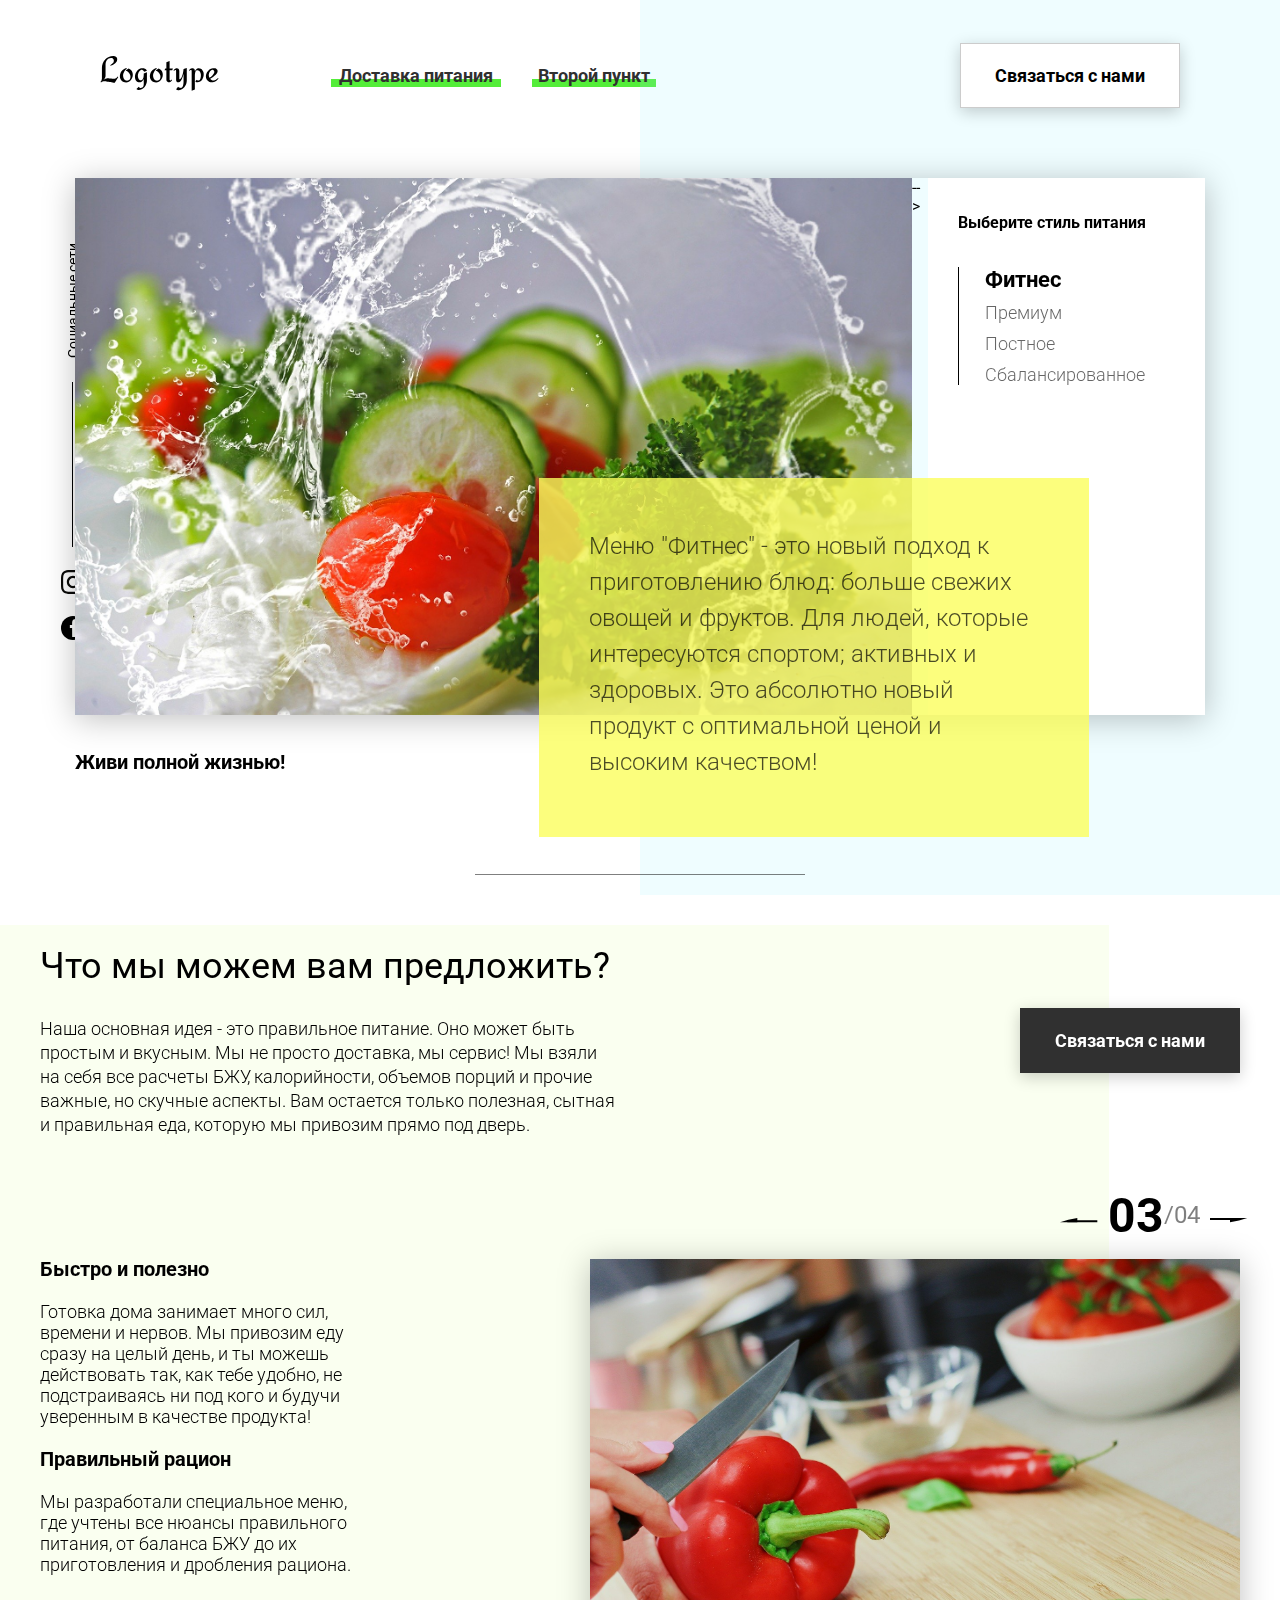
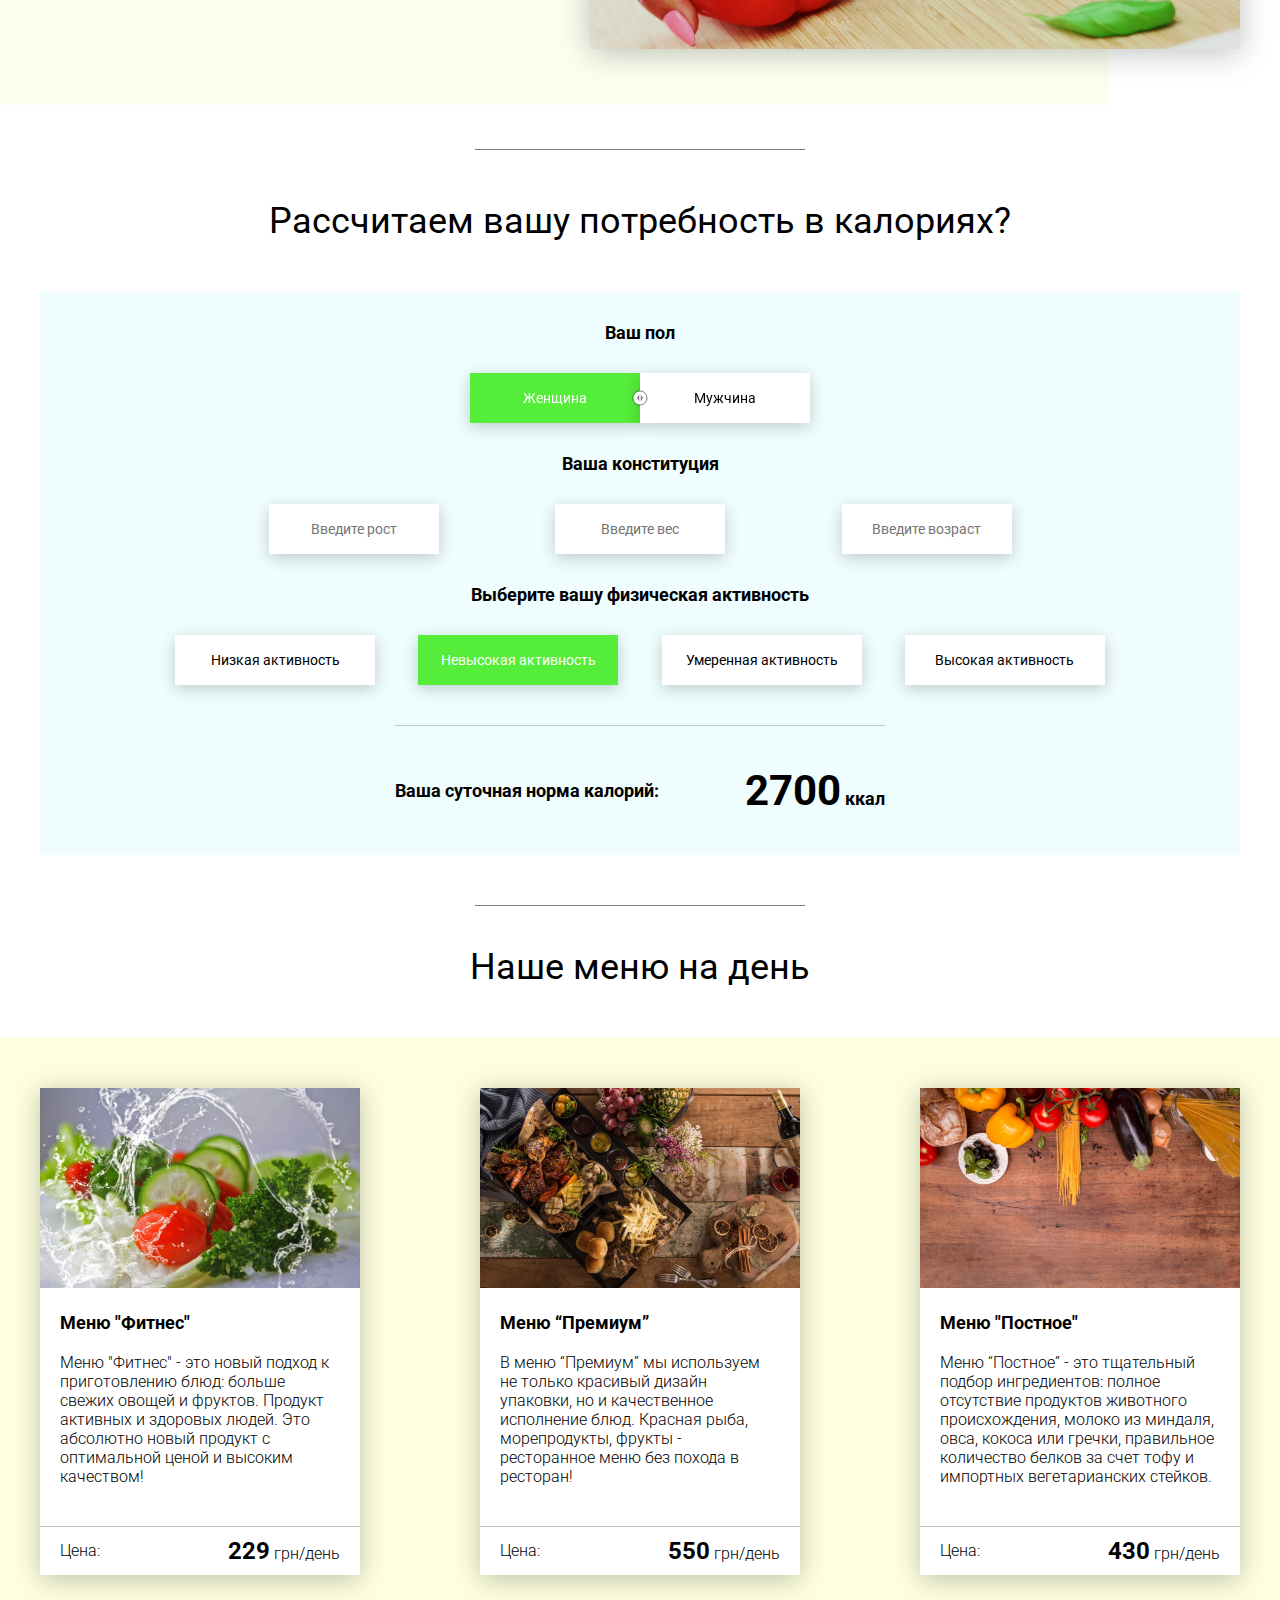
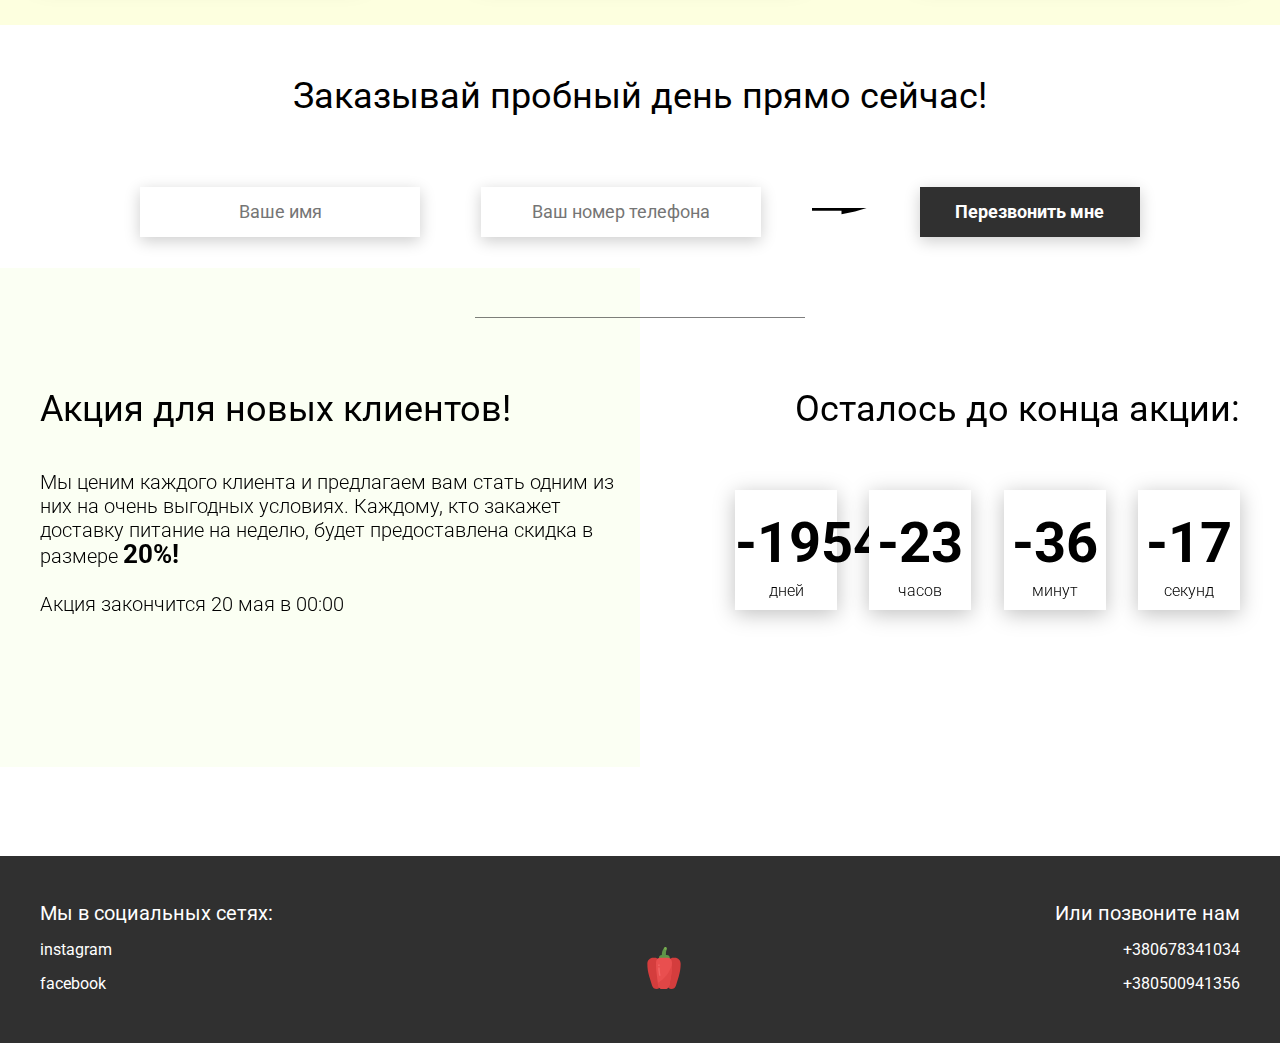
<file: food.html>
<!DOCTYPE html>
<html lang="en">

<head>
    <meta charset="UTF-8">
    <meta name="viewport" content="width=device-width, initial-scale=1.0">
    <title>Food</title>
    <link rel="stylesheet" href="css/food.css">
</head>

<body>
    <header class="header">
        <div class="header__left-block">
            <div class="header__logo">
                <img src="icons/logo.svg" alt="Логотип">
            </div>
            <nav class="header__links">
                <a href="#" class="header__link">Доставка питания</a>
                <a href="#" class="header__link">Второй пункт</a>
            </nav>
        </div>
        <div class="header__right-block">
            <button data-modal class="btn btn_white">Связаться с нами</button>
        </div>
    </header>
    <div class="sidepanel">
        <div class="sidepanel__text"><span>Социальные сети</span></div>
        <div class="sidepanel__divider"></div>
        <a href="#" class="sidepanel__icon">
            <img src="icons/instagram.svg" alt="instagram">
        </a>
        <a href="#" class="sidepanel__icon">
            <img src="icons/facebook.svg" alt="facebook">
        </a>
    </div>

    <div class="preview">
        <div class="bgc_blue"></div>
        <div class="container">
            <div class="tabcontainer">
                <!-- tabsContent -->
                <div class="tabcontent">
                    <img src="img/tabs/vegy.jpg" alt="vegy">
                    <div class="tabcontent__descr">
                        Меню "Фитнес" - это новый подход к приготовлению блюд: больше свежих овощей и фруктов. Для
                        людей, которые интересуются спортом; активных и здоровых. Это абсолютно новый продукт с
                        оптимальной ценой и высоким качеством!
                    </div>
                </div>
                <div class="tabcontent">
                    <img src="img/tabs/elite.jpg" alt="elite">
                    <div class="tabcontent__descr">
                        Меню “Премиум” - мы используем не только красивый дизайн упаковки, но и качественное исполнение
                        блюд. Красная рыба, морепродукты, фрукты - ресторанное меню без похода в ресторан!
                    </div>
                </div> -->
                <div class="tabcontent">
                    <img src="img/tabs/post.jpg" alt="post">
                    <div class="tabcontent__descr">
                        Наше специальное “Постное меню” - это тщательный подбор ингредиентов: полное отсутствие
                        продуктов животного происхождения. Полная гармония с собой и природой в каждом элементе! Все
                        будет Ом!
                    </div>
                </div>
                <div class="tabcontent">
                    <img src="img/tabs/vegy.jpg" alt="vegy">
                    <div class="tabcontent__descr">
                        Меню "Сбалансированное" - это соответствие вашего рациона всем научным рекомендациям. Мы
                        тщательно просчитываем вашу потребность в к/б/ж/у и создаем лучшие блюда для вас.
                    </div>
                </div>
                <div class="tabheader">
                    <h3>Выберите стиль питания</h3>
                    <!-- tabsParent -->
                    <div class="tabheader__items">
                        <!--  tabs -->
                        <div class="tabheader__item tabheader__item_active">Фитнес</div>
                        <div class="tabheader__item">Премиум</div>
                        <div class="tabheader__item">Постное</div>
                        <div class="tabheader__item">Сбалансированное</div>
                    </div>
                </div>
            </div>
            <div class="preview__life">Живи полной жизнью!</div>
        </div>
    </div>

    <div class="divider"></div>

    <div class="offer">
        <div class="bgc_y"></div>
        <div class="container">
            <div class="offer__text">
                <h2 class="title">Что мы можем вам предложить?</h2>
                <div class="offer__descr">
                    Наша основная идея - это правильное питание. Оно может быть простым и вкусным. Мы не просто
                    доставка, мы сервис! Мы взяли на себя все расчеты БЖУ, калорийности, объемов порций и прочие важные,
                    но скучные аспекты. Вам остается только полезная, сытная и правильная еда, которую мы привозим прямо
                    под дверь.
                </div>
            </div>
            <div class="offer__action">
                <button data-modal class="btn btn_dark">Связаться с нами</button>
            </div>
        </div>
        <div class="container">
            <div class="offer__advantages">
                <h2>Быстро и полезно</h2>
                <div class="offer__advantages-text">
                    Готовка дома занимает много сил, времени и нервов. Мы привозим еду сразу на целый день, и ты можешь
                    действовать так, как тебе удобно, не подстраиваясь ни под кого и будучи уверенным в качестве
                    продукта!
                </div>
                <h2>Правильный рацион</h2>
                <div class="offer__advantages-text">
                    Мы разработали специальное меню, где учтены все нюансы правильного питания, от баланса БЖУ до их
                    приготовления и дробления рациона.
                </div>
            </div>
            <div class="offer__slider">
                <div class="offer__slider-counter">
                    <div class="offer__slider-prev">
                        <img src="icons/left.svg" alt="prev">
                    </div>
                    <span id="current">03</span>
                    /
                    <span id="total">04</span>
                    <div class="offer__slider-next">
                        <img src="icons/right.svg" alt="next">
                    </div>
                </div>
                <div class="offer__slider-wrapper">
                    <div class="offer__slide">
                        <img src="img/slider/pepper.jpg" alt="pepper">
                    </div>
                    <!-- <div class="offer__slide">
                        <img src="img/slider/food-12.jpg" alt="food">
                    </div>
                    <div class="offer__slide">
                        <img src="img/slider/olive-oil.jpg" alt="oil">
                    </div>
                    <div class="offer__slide">
                        <img src="img/slider/paprika.jpg" alt="paprika">
                    </div> -->
                </div>
            </div>
        </div>
    </div>

    <div class="divider"></div>

    <div class="calculating">
        <div class="container">
            <h2 class="title">Рассчитаем вашу потребность в калориях?
            </h2>
            <div class="calculating__field">
                <div class="calculating__subtitle">
                    Ваш пол
                </div>
                <div class="calculating__choose" id="gender">
                    <div class="calculating__choose-item calculating__choose-item_active">Женщина</div>
                    <div class="calculating__choose-item">Мужчина</div>
                </div>

                <div class="calculating__subtitle">
                    Ваша конституция
                </div>
                <div class="calculating__choose calculating__choose_medium">
                    <input type="text" id="height" placeholder="Введите рост" class="calculating__choose-item">
                    <input type="text" id="weight" placeholder="Введите вес" class="calculating__choose-item">
                    <input type="text" id="age" placeholder="Введите возраст" class="calculating__choose-item">
                </div>

                <div class="calculating__subtitle">
                    Выберите вашу физическая активность
                </div>
                <div class="calculating__choose calculating__choose_big">
                    <div id="low" class="calculating__choose-item">Низкая активность </div>
                    <div id="small" class="calculating__choose-item calculating__choose-item_active">Невысокая
                        активность</div>
                    <div id="medium" class="calculating__choose-item">Умеренная активность</div>
                    <div id="high" class="calculating__choose-item">Высокая активность</div>
                </div>

                <div class="calculating__divider"></div>

                <div class="calculating__total">
                    <div class="calculating__subtitle">
                        Ваша суточная норма калорий:
                    </div>
                    <div class="calculating__result">
                        <span>2700</span> ккал
                    </div>
                </div>
            </div>
        </div>
    </div>

    <div class="divider"></div>

    <div class="menu">
        <h2 class="title">Наше меню на день</h2>

        <div class="menu__field">
            <div class="container">
                <div class="menu__item">
                    <img src="img/tabs/vegy.jpg" alt="vegy">
                    <h3 class="menu__item-subtitle">Меню "Фитнес"</h3>
                    <div class="menu__item-descr">Меню "Фитнес" - это новый подход к приготовлению блюд: больше свежих
                        овощей и фруктов. Продукт активных и здоровых людей. Это абсолютно новый продукт с оптимальной
                        ценой и высоким качеством!</div>
                    <div class="menu__item-divider"></div>
                    <div class="menu__item-price">
                        <div class="menu__item-cost">Цена:</div>
                        <div class="menu__item-total"><span>229</span> грн/день</div>
                    </div>
                </div>
                <div class="menu__item">
                    <img src="img/tabs/elite.jpg" alt="elite">
                    <h3 class="menu__item-subtitle">Меню “Премиум”</h3>
                    <div class="menu__item-descr">В меню “Премиум” мы используем не только красивый дизайн упаковки, но
                        и качественное исполнение блюд. Красная рыба, морепродукты, фрукты - ресторанное меню без похода
                        в ресторан!</div>
                    <div class="menu__item-divider"></div>
                    <div class="menu__item-price">
                        <div class="menu__item-cost">Цена:</div>
                        <div class="menu__item-total"><span>550</span> грн/день</div>
                    </div>
                </div>
                <div class="menu__item">
                    <img src="img/tabs/post.jpg" alt="post">
                    <h3 class="menu__item-subtitle">Меню "Постное"</h3>
                    <div class="menu__item-descr">Меню “Постное” - это тщательный подбор ингредиентов: полное отсутствие
                        продуктов животного происхождения, молоко из миндаля, овса, кокоса или гречки, правильное
                        количество белков за счет тофу и импортных вегетарианских стейков. </div>
                    <div class="menu__item-divider"></div>
                    <div class="menu__item-price">
                        <div class="menu__item-cost">Цена:</div>
                        <div class="menu__item-total"><span>430</span> грн/день</div>
                    </div>
                </div>
            </div>
        </div>
    </div>

    <div class="order">
        <div class="container">
            <div class="title">Заказывай пробный день прямо сейчас!</div>
            <form action="#" class="order__form">
                <input required placeholder="Ваше имя" name="name" type="text" class="order__input">
                <input required placeholder="Ваш номер телефона" name="phone" type="phone" class="order__input">
                <img src="icons/right.svg" alt="right">
                <button class="btn btn_dark btn_min">Перезвонить мне</button>
            </form>
        </div>
    </div>

    <div class="divider"></div>

    <div class="promotion">
        <div class="bgc_y"></div>
        <div class="container">
            <div class="promotion__text">
                <div class="title">Акция для новых клиентов!</div>
                <div class="promotion__descr">
                    Мы ценим каждого клиента и предлагаем вам стать одним из них на очень выгодных условиях.
                    Каждому, кто закажет доставку питание на неделю, будет предоставлена скидка в размере
                    <span>20%!</span>
                    <br><br>
                    Акция закончится 20 мая в 00:00
                </div>
            </div>

            <div class="promotion__timer">
                <div class="title">Осталось до конца акции:</div>
                <div class="timer">
                    <div class="timer__block">
                        <span id="days">12</span>
                        дней
                    </div>
                    <div class="timer__block">
                        <span id="hours">20</span>
                        часов
                    </div>
                    <div class="timer__block">
                        <span id="minutes">56</span>
                        минут
                    </div>
                    <div class="timer__block">
                        <span id="seconds">20</span>
                        секунд
                    </div>
                </div>
            </div>

        </div>
    </div>

    <footer class="footer">
        <div class="container">
            <div class="social">
                <div class="subtitle">Мы в социальных сетях:</div>
                <a href="#" class="link">instagram</a>
                <a href="#" class="link">facebook</a>
            </div>
            <div class="pepper">
                <img src="icons/veg.svg" alt="pepper">
            </div>
            <div class="call">
                <div class="subtitle">Или позвоните нам</div>
                <a href="#" class="link">+380678341034</a>
                <a href="#" class="link">+380500941356</a>
            </div>
        </div>
    </footer>

    <div class="modal">
        <div class="modal__dialog">
            <div class="modal__content">
                <form action="#">
                    <div data-close class="modal__close">&times;</div>
                    <div class="modal__title">Мы свяжемся с вами как можно быстрее!</div>
                    <input required placeholder="Ваше имя" name="name" type="text" class="modal__input">
                    <input required placeholder="Ваш номер телефона" name="phone" type="phone" class="modal__input">
                    <button class="btn btn_dark btn_min">Перезвонить мне</button>
                </form>
            </div>
        </div>
    </div>

    <script src="js/tab.js"></script>
</body>

</html>
</file>
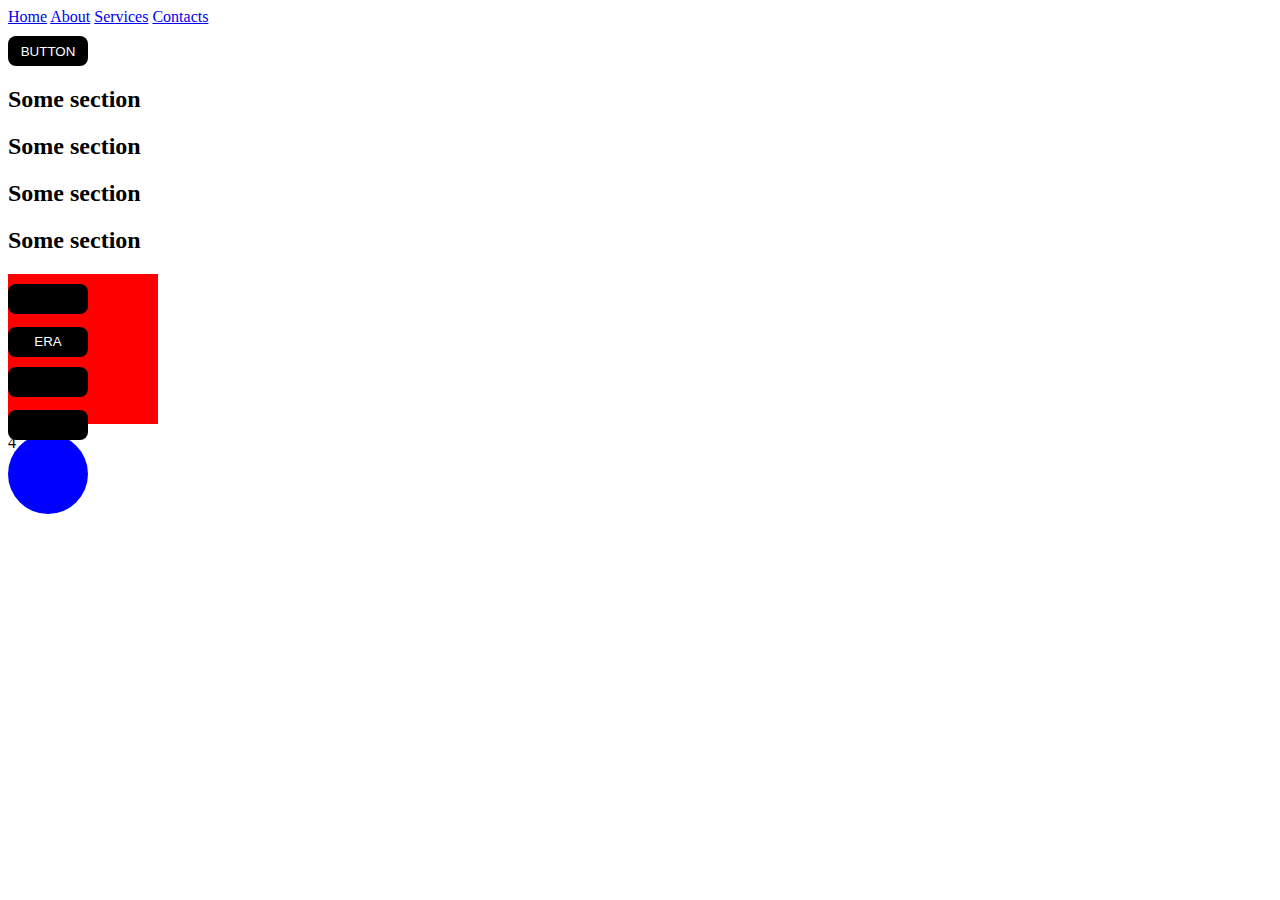
<file: js/main.html>
<!DOCTYPE html>
<html lang="en">
<head>
    <meta charset="UTF-8">
    <meta name="viewport" content="width=device-width, initial-scale=1.0">
    <title>Document</title>
    <link rel="stylesheet" href="/style.css">
</head>
<body>
    <header class="header">
        <nav class="nav">
            <a class="nav__link" href="#">Home</a>
            <a class="nav__link" href="#">About</a>
            <a class="nav__link" href="#">Services</a>
            <a class="nav__link" href="#">Contacts</a>
        </nav>
    </header>

    <div class="page">
        <button type="button" id="testBtn">BUTTON</button>
        <section class="section">
            <h2 class="section__title">Some section</h2>
        </section>

        <section class="section  section--gray">
            <h2 class="section__title">Some section</h2>
        </section>

        <section class="section">
            <h2 class="section__title">Some section</h2>
        </section>

        <section class="section  section--gray">
            <h2 class="section__title">Some section</h2>
        </section>
    </div>
    <div class="box" id="box">
        <button></button>
        <button>ERA</button>
        <button></button>
        <button></button>
    </div>

    <div class="circle">4</div>



    <script src="/js/script.js"></script>
</body>
</html>
</file>
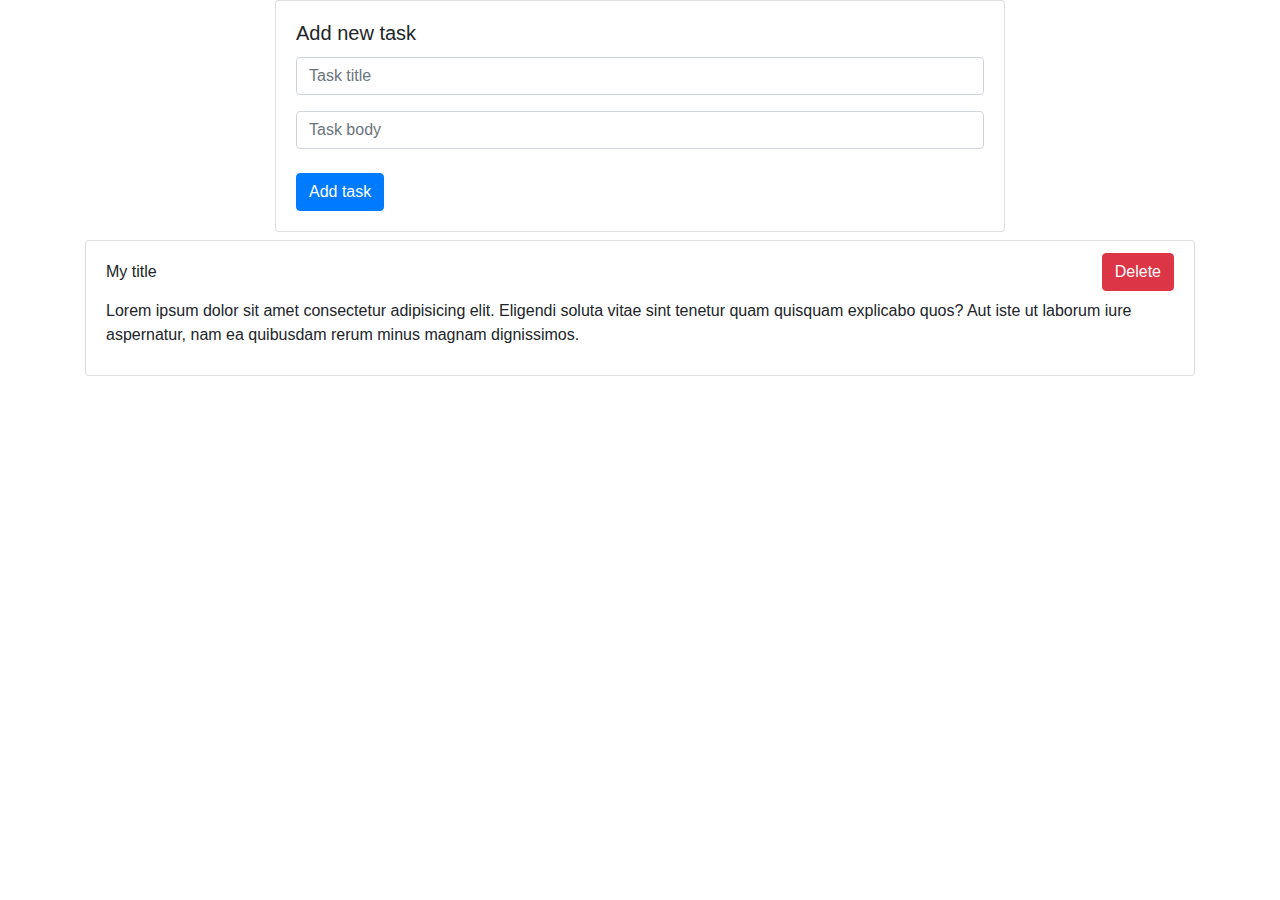
<file: js/todoList.html>
<!DOCTYPE html>
<html lang="en">

<head>
    <meta charset="UTF-8" />
    <meta name="viewport" content="width=device-width, initial-scale=1.0" />
    <meta http-equiv="X-UA-Compatible" content="ie=edge" />
    <link rel="stylesheet" href="https://stackpath.bootstrapcdn.com/bootstrap/4.3.1/css/bootstrap.min.css"
        integrity="sha384-ggOyR0iXCbMQv3Xipma34MD+dH/1fQ784/j6cY/iJTQUOhcWr7x9JvoRxT2MZw1T" crossorigin="anonymous" />
    <title>Todo List</title>
</head>

<body>
    <div class="form-section md-5">
        <div class="container">
            <div class="row">
                <div class="col col-8 mx-auto">
                    <div class="card">
                        <div class="card-body">
                            <h5 class="card-title">Add new task</h5>
                            <form name="addTask">
                                <input type="text" name="title" id="title" class="form-control"
                                    placeholder="Task title" />
                                <input type="text" name="body" id="body" class="form-control mt-3"
                                    placeholder="Task body" />
                                <button type="submit" class="btn btn-primary mt-4">
                                    Add task
                                </button>
                            </form>
                        </div>
                    </div>
                </div>
            </div>
        </div>
    </div>
    <div class="tasks-list-section md-5">
        <div class="container">
            <ul class="list-group">
                <li class="list-group-item d-flex align-items-center flex-wrap mt-2">
                    <span>My title</span>
                    <button class="btn btn-danger ml-auto delete-btn">Delete</button>
                    <p class="mt-2 w-100">
                        Lorem ipsum dolor sit amet consectetur adipisicing elit. Eligendi
                        soluta vitae sint tenetur quam quisquam explicabo quos? Aut iste
                        ut laborum iure aspernatur, nam ea quibusdam rerum minus magnam
                        dignissimos.
                    </p>
                </li>
            </ul>
        </div>
    </div>
    <script src="app.js"></script>
</body>

</html>
</file>
<file: css/food.css>
@import url(https://fonts.googleapis.com/css?family=Roboto:300,400,700&display=swap&subset=cyrillic-ext);

* {
    box-sizing: border-box;
    margin: 0;
    padding: 0;
    font-family: Roboto, sans-serif
}

a {
    text-decoration: none
}

.btn {
    width: 220px;
    height: 65px;
    display: flex;
    justify-content: center;
    align-items: center;
    background-color: #fff;
    font-size: 18px;
    font-weight: 700;
    border: 1px solid rgba(0, 0, 0, .2);
    box-shadow: 0 4px 15px rgba(0, 0, 0, .2);
    cursor: pointer;
    transition: .3s all;
    outline: 0
}

.btn_white {
    background-color: #fff
}

.btn_dark {
    background-color: #303030;
    color: #fff;
    border: none
}

.btn_min {
    height: 50px
}

.btn:hover {
    box-shadow: 0 4px 30px rgba(0, 0, 0, .3)
}

.container {
    max-width: 1200px;
    margin: 0 auto
}

.divider {
    width: 330px;
    height: 1px;
    margin: 0 auto;
    background-color: rgba(0, 0, 0, .5)
}

.title {
    font-size: 36px;
    font-weight: 400
}

.header {
    display: flex;
    justify-content: space-between;
    align-items: center;
    height: 150px;
    padding: 0 100px
}

.header__left-block {
    display: flex;
    justify-content: space-between;
    min-width: 550px
}

.header__logo {
    max-width: 170px
}

.header__logo img {
    width: 100%
}

.header__links {
    display: flex;
    align-items: center
}

.header__link {
    position: relative;
    margin-right: 45px;
    font-weight: 700;
    font-size: 18px;
    color: #303030
}

.header__link:after {
    content: '';
    position: absolute;
    display: block;
    width: 110%;
    left: -5%;
    bottom: -1px;
    z-index: -1;
    height: 8px;
    background: #54ed39
}

.header__link:last-child {
    margin-right: 0
}

.sidepanel {
    position: fixed;
    left: 60px;
    top: 240px;
    height: 400px;
    width: 25px;
    display: flex;
    flex-direction: column;
    justify-content: space-between;
    align-items: center
}

.sidepanel__text {
    width: 120px;
    height: 120px;
    font-size: 14px
}

.sidepanel__text span {
    display: flex;
    transform: rotate(-90deg) translateX(-50px)
}

.sidepanel__divider {
    width: 1px;
    height: 165px;
    background-color: #000
}

.sidepanel__icon {
    width: 24px;
    height: 24px
}

.sidepanel__icon img {
    width: 100%
}

.preview {
    padding: 28px 0 100px 0;
    position: relative
}

.preview__life {
    font-weight: 700;
    font-size: 20px;
    margin-left: 35px;
    margin-top: 35px
}

.bgc_blue {
    position: absolute;
    right: 0;
    top: -155px;
    width: 50vw;
    height: 900px;
    background: rgba(146, 242, 255, .15);
    z-index: -1
}

.tabcontainer {
    display: flex;
    width: 1130px;
    margin: 0 auto;
    box-shadow: 0 4px 30px rgba(0, 0, 0, .25)
}

.tabcontent {
    width: 850px;
    position: relative
}

.tabcontent img {
    width: 100%;
    height: 100%;
    object-fit: cover
}

.tabcontent__descr {
    position: absolute;
    top: 300px;
    right: -177px;
    width: 550px;
    height: 359px;
    background: rgba(251, 254, 93, .8);
    padding: 50px;
    font-size: 24px;
    font-weight: 300;
    line-height: 36px;
    color: rgba(0, 0, 0, .7)
}

.tabheader {
    width: 280px;
    padding: 35px 30px;
    background-color: #fff
}

.tabheader h3 {
    font-weight: 700;
    font-size: 16px
}

.tabheader__items {
    margin-top: 35px;
    padding-left: 26px;
    border-left: 1px solid #000
}

.tabheader__item {
    font-weight: 700;
    font-size: 18px;
    font-weight: 300;
    margin-top: 10px;
    color: rgba(0, 0, 0, .6);
    cursor: pointer;
    transition: .3s all
}

.tabheader__item_active {
    color: #000;
    font-size: 22px;
    font-weight: 700
}

.offer {
    padding: 70px 0 100px 0;
    position: relative
}

.offer .container {
    display: flex;
    justify-content: space-between
}

.offer .bgc_y {
    position: absolute;
    width: 1109px;
    height: 780px;
    background: rgba(243, 255, 222, .45);
    z-index: -1;
    top: 50px
}

.offer__text {
    width: 580px
}

.offer__descr {
    font-size: 18px;
    margin-top: 30px;
    font-weight: 300;
    line-height: 24px
}

.offer__action {
    display: flex;
    align-items: center;
    justify-content: flex-end
}

.offer__advantages {
    width: 330px;
    margin-top: 50px
}

.offer__advantages h2 {
    font-weight: 700;
    font-size: 20px;
    margin-top: 20px
}

.offer__advantages h2:first-child {
    margin-top: 70px
}

.offer__advantages-text {
    margin-top: 20px;
    font-size: 18px;
    font-weight: 300;
    line-height: 21px
}

.offer__slider {
    width: 650px;
    margin-top: 50px;
    display: flex;
    flex-direction: column;
    align-items: flex-end
}

.offer__slider-counter {
    display: flex;
    width: 180px;
    align-items: center;
    font-size: 24px;
    color: rgba(0, 0, 0, .5)
}

.offer__slider-wrapper {
    width: 100%;
    margin-top: 15px;
    box-shadow: 0 4px 30px rgba(0, 0, 0, .25)
}

.offer__slider-prev {
    margin-right: 10px;
    cursor: pointer
}

.offer__slider-next {
    margin-left: 10px;
    cursor: pointer
}

.offer__slider #current {
    font-size: 48px;
    font-weight: 700;
    color: #000
}

.offer__slide {
    width: 100%;
    height: 390px
}

.offer__slide img {
    width: 100%;
    height: 100%;
    object-fit: cover
}

.calculating {
    padding: 50px 0
}

.calculating .title {
    text-align: center
}

.calculating__field {
    width: 100%;
    margin-top: 50px;
    background: rgba(146, 242, 255, .15);
    padding: 30px 0 40px 0
}

.calculating__subtitle {
    text-align: center;
    font-size: 18px;
    font-weight: 700;
    margin-top: 30px
}

.calculating__subtitle:first-child {
    margin-top: 0
}

.calculating #gender:after {
    content: '';
    position: absolute;
    top: 50%;
    transform: translateY(-50%);
    display: block;
    width: 16px;
    height: 16px;
    background: url(../icons/switch.svg) center center/cover no-repeat
}

.calculating__choose {
    position: relative;
    display: flex;
    margin-top: 30px;
    justify-content: center
}

.calculating__choose-item {
    display: flex;
    align-items: center;
    justify-content: center;
    width: 170px;
    height: 50px;
    padding: 0 10px;
    background: #fff;
    box-shadow: 0 4px 15px rgba(0, 0, 0, .2);
    border: none;
    text-align: center;
    font-size: 14px;
    cursor: pointer;
    outline: 0;
    transition: .3s all
}

.calculating__choose-item_active {
    color: #fff;
    background-color: #54ed39
}

.calculating__choose_medium {
    width: 743px;
    justify-content: space-between;
    margin: 30px auto 0 auto
}

.calculating__choose_big {
    width: 930px;
    justify-content: space-between;
    margin: 30px auto 0 auto
}

.calculating__choose_big .calculating__choose-item {
    width: 200px
}

.calculating__divider {
    width: 490px;
    height: 1px;
    margin: 40px auto;
    background-color: rgba(0, 0, 0, .2)
}

.calculating__total {
    width: 490px;
    margin: 0 auto;
    display: flex;
    justify-content: space-between;
    align-items: center
}

.calculating__result {
    font-size: 18px;
    font-weight: 700
}

.calculating__result span {
    font-size: 42px
}

.menu {
    padding: 40px 0 50px 0
}

.menu .container {
    display: flex;
    justify-content: space-between;
    align-items: flex-start
}

.menu .title {
    text-align: center
}

.menu__field {
    margin-top: 50px;
    padding: 50px 0;
    width: 100%;
    background: rgba(249, 254, 126, .25)
}

.menu__item {
    width: 320px;
    min-height: 450px;
    background: #fff;
    box-shadow: 0 4px 25px rgba(0, 0, 0, .25);
    font-size: 16px;
    font-weight: 300
}

.menu__item img {
    width: 100%;
    height: 200px;
    object-fit: cover
}

.menu__item-subtitle {
    font-weight: 700;
    font-size: 18px;
    padding: 0 20px;
    margin-top: 20px
}

.menu__item-descr {
    margin-top: 20px;
    padding: 0 20px
}

.menu__item-divider {
    width: 100%;
    height: 1px;
    background-color: rgba(0, 0, 0, .25);
    margin-top: 40px
}

.menu__item-price {
    display: flex;
    justify-content: space-between;
    align-items: center;
    padding: 10px 20px
}

.menu__item-price span {
    font-size: 24px;
    font-weight: 700
}

.order {
    padding-bottom: 80px
}

.order .title {
    text-align: center
}

.order__form {
    margin-top: 70px;
    padding: 0 100px;
    display: flex;
    justify-content: space-between;
    align-items: center
}

.order__form img {
    transform: scale(1.5)
}

.order__input {
    width: 280px;
    height: 50px;
    background: #fff;
    box-shadow: 0 4px 15px rgba(0, 0, 0, .2);
    border: none;
    font-size: 18px;
    text-align: center;
    padding: 0 20px;
    outline: 0
}

.promotion {
    padding: 70px 0 240px 0;
    position: relative
}

.promotion .container {
    display: flex
}

.promotion .bgc_y {
    position: absolute;
    width: 50%;
    height: 499px;
    background: rgba(243, 255, 222, .35);
    z-index: -1;
    top: -50px;
    left: 0
}

.promotion__text {
    width: 50%
}

.promotion__descr {
    margin-top: 40px;
    font-size: 20px;
    line-height: 24px;
    font-weight: 300
}

.promotion__descr span {
    font-weight: 700;
    font-size: 26px
}

.promotion__timer {
    width: 50%
}

.promotion__timer .title {
    text-align: right
}

.promotion__timer .timer {
    margin-top: 60px;
    padding-left: 95px;
    display: flex;
    justify-content: space-between;
    align-items: center
}

.promotion__timer .timer__block {
    width: 102px;
    height: 120px;
    background: #fff;
    box-shadow: 0 4px 20px rgba(0, 0, 0, .25);
    font-size: 16px;
    font-weight: 300;
    text-align: center
}

.promotion__timer .timer__block span {
    display: block;
    margin-top: 20px;
    margin-bottom: 5px;
    font-size: 56px;
    font-weight: 700
}

.footer {
    min-height: 180px;
    background-color: #303030;
    padding: 45px 0 50px 0;
    color: #fff
}

.footer .container {
    height: 100%;
    display: flex;
    justify-content: space-between;
    align-items: flex-end
}

.footer .subtitle {
    font-size: 20px
}

.footer .link {
    display: block;
    margin-top: 15px;
    font-size: 16px;
    color: #fff
}

.footer .call {
    text-align: right
}

.modal {
    position: fixed;
    top: 0;
    left: 0;
    z-index: 1050;
    display: none;
    width: 100%;
    height: 100%;
    overflow: hidden;
    background-color: rgba(0, 0, 0, .5)
}

.modal__dialog {
    max-width: 500px;
    margin: 40px auto
}

.modal__content {
    position: relative;
    width: 100%;
    padding: 40px;
    background-color: #fff;
    border: 1px solid rgba(0, 0, 0, .2);
    border-radius: 4px;
    max-height: 80vh;
    overflow-y: auto
}

.modal__close {
    position: absolute;
    top: 8px;
    right: 14px;
    font-size: 30px;
    color: #000;
    opacity: .5;
    font-weight: 700;
    border: none;
    background-color: transparent;
    cursor: pointer
}

.modal__title {
    text-align: center;
    font-size: 22px;
    text-transform: uppercase
}

.modal__input {
    display: block;
    margin: 20px auto 20px auto;
    width: 280px;
    height: 50px;
    background: #fff;
    box-shadow: 0 4px 15px rgba(0, 0, 0, .2);
    border: none;
    font-size: 18px;
    text-align: center;
    padding: 0 20px;
    outline: 0
}

.modal .btn {
    display: block;
    width: 280px;
    margin: 0 auto
}

.fade {
    animation-name: fade;
    animation-duration: 1.5s;
}

@keyframes fade {
    from {
        opacity: 0.1;
    }

    to {
        opacity: 1;
    }
}


.show {
    display: block;
}

.hide {
    display: none;
}
</file>
<file: style.css>
.box {
    width: 150px;
    height: 150px;
    background-color: red;
  }
  button {
      width: 80px;
      height: 30px;
      margin-top: 10px;
      border: none;
      border-radius: 8px;
      background-color: #000;
      color: #fff;
      cursor: pointer;
      outline: none;
  }
  
  .circle {
      width: 80px;
      height: 80px;
      background-color: blue;
      display: block;
      margin-top: 10px;
      border-radius: 100%;
  }
  
  .heart {
      display: inline-block;
      position: relative;
      width: 100px;
      height: 90px;
      margin-top: 10px;
  }
  .heart:before,
  .heart:after {
      position: absolute;
      content: "";
      left: 50px;
      top: 0;
      width: 50px;
      height: 80px;
      background: red;
      -moz-border-radius: 50px 50px 0 0;
      border-radius: 50px 50px 0 0;
      -webkit-transform: rotate(-45deg);
         -moz-transform: rotate(-45deg);
          -ms-transform: rotate(-45deg);
           -o-transform: rotate(-45deg);
              transform: rotate(-45deg);
      -webkit-transform-origin: 0 100%;
         -moz-transform-origin: 0 100%;
          -ms-transform-origin: 0 100%;
           -o-transform-origin: 0 100%;
              transform-origin: 0 100%;
  }
  .heart:after {
      left: 0;
      -webkit-transform: rotate(45deg);
         -moz-transform: rotate(45deg);
          -ms-transform: rotate(45deg);
           -o-transform: rotate(45deg);
              transform: rotate(45deg);
      -webkit-transform-origin: 100% 100%;
         -moz-transform-origin: 100% 100%;
          -ms-transform-origin: 100% 100%;
           -o-transform-origin: 100% 100%;
              transform-origin :100% 100%;
  }
  .black{
      width: 150px;
      height: 50px;
      line-height: 50px;
      text-align: center;
      background-color: black;
      margin-bottom: 30px;
      margin-top: 30px;
      color: #fff;
  }
</file>
